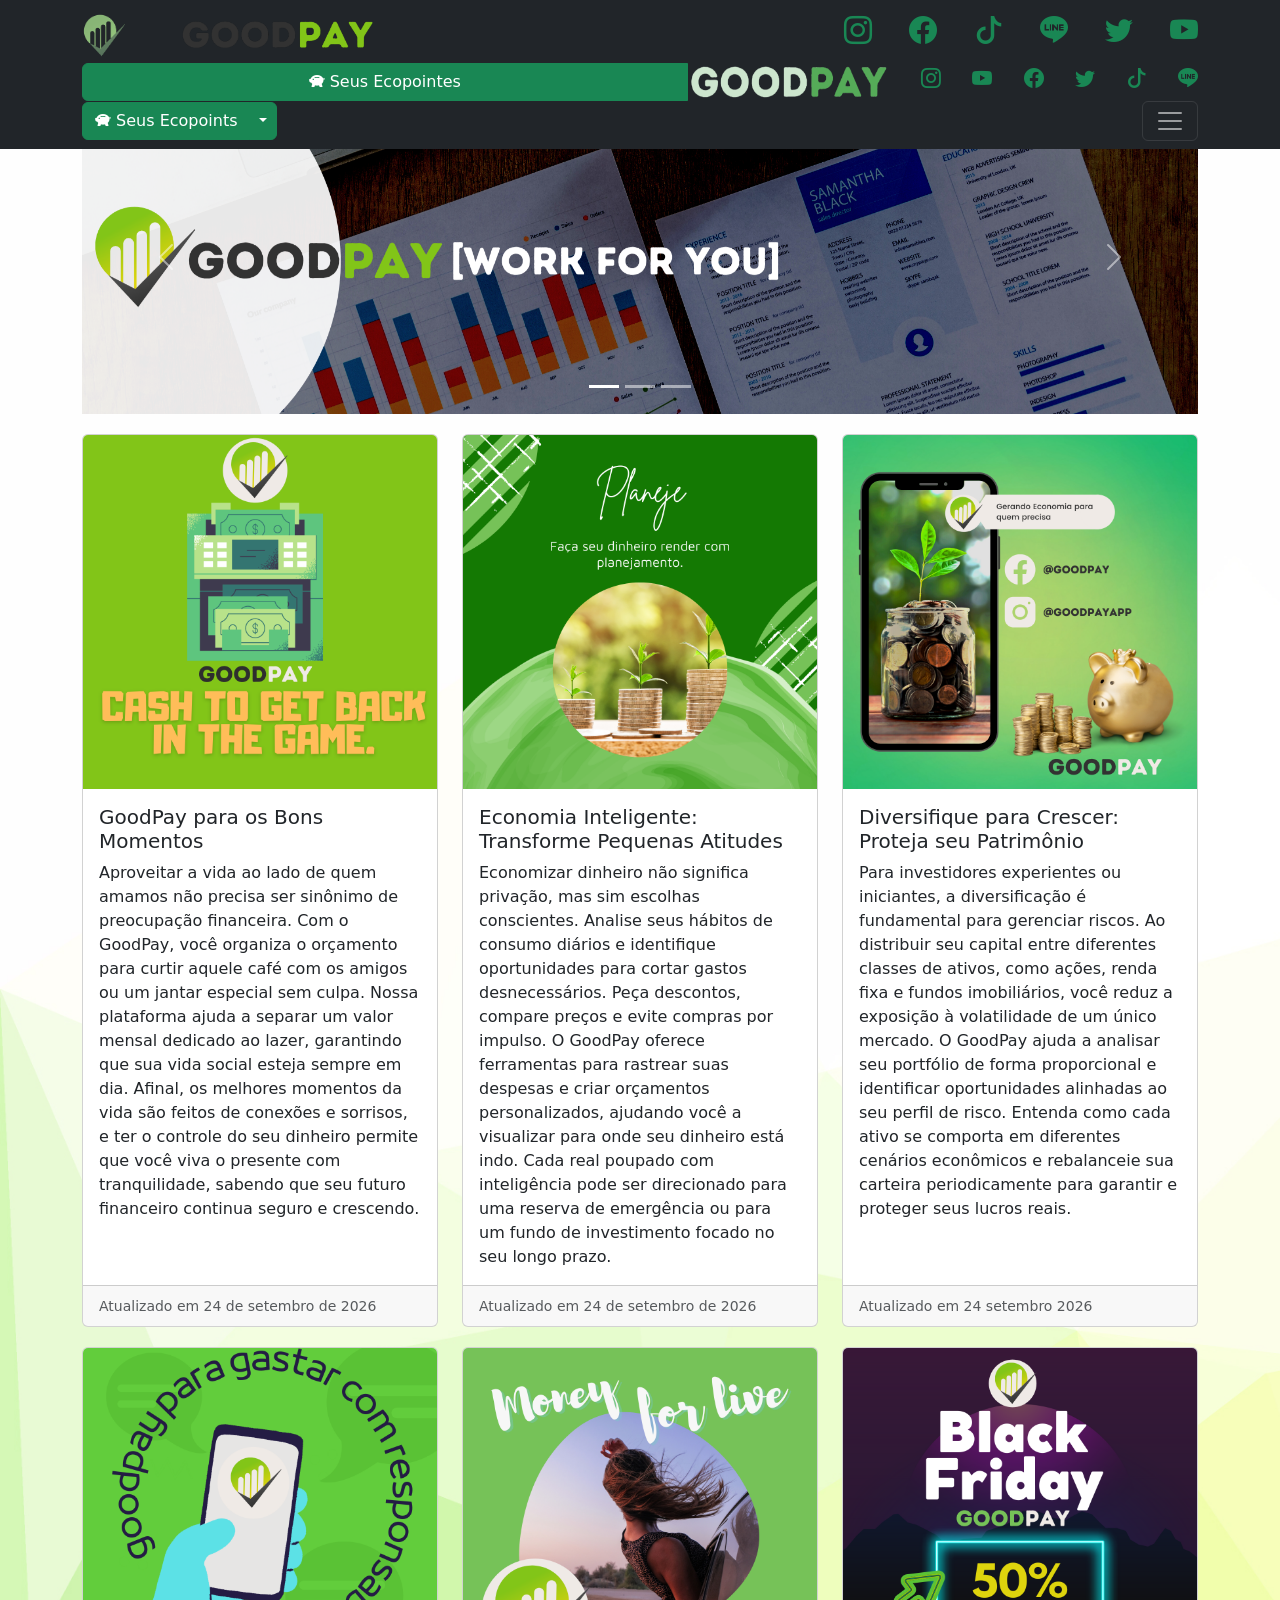
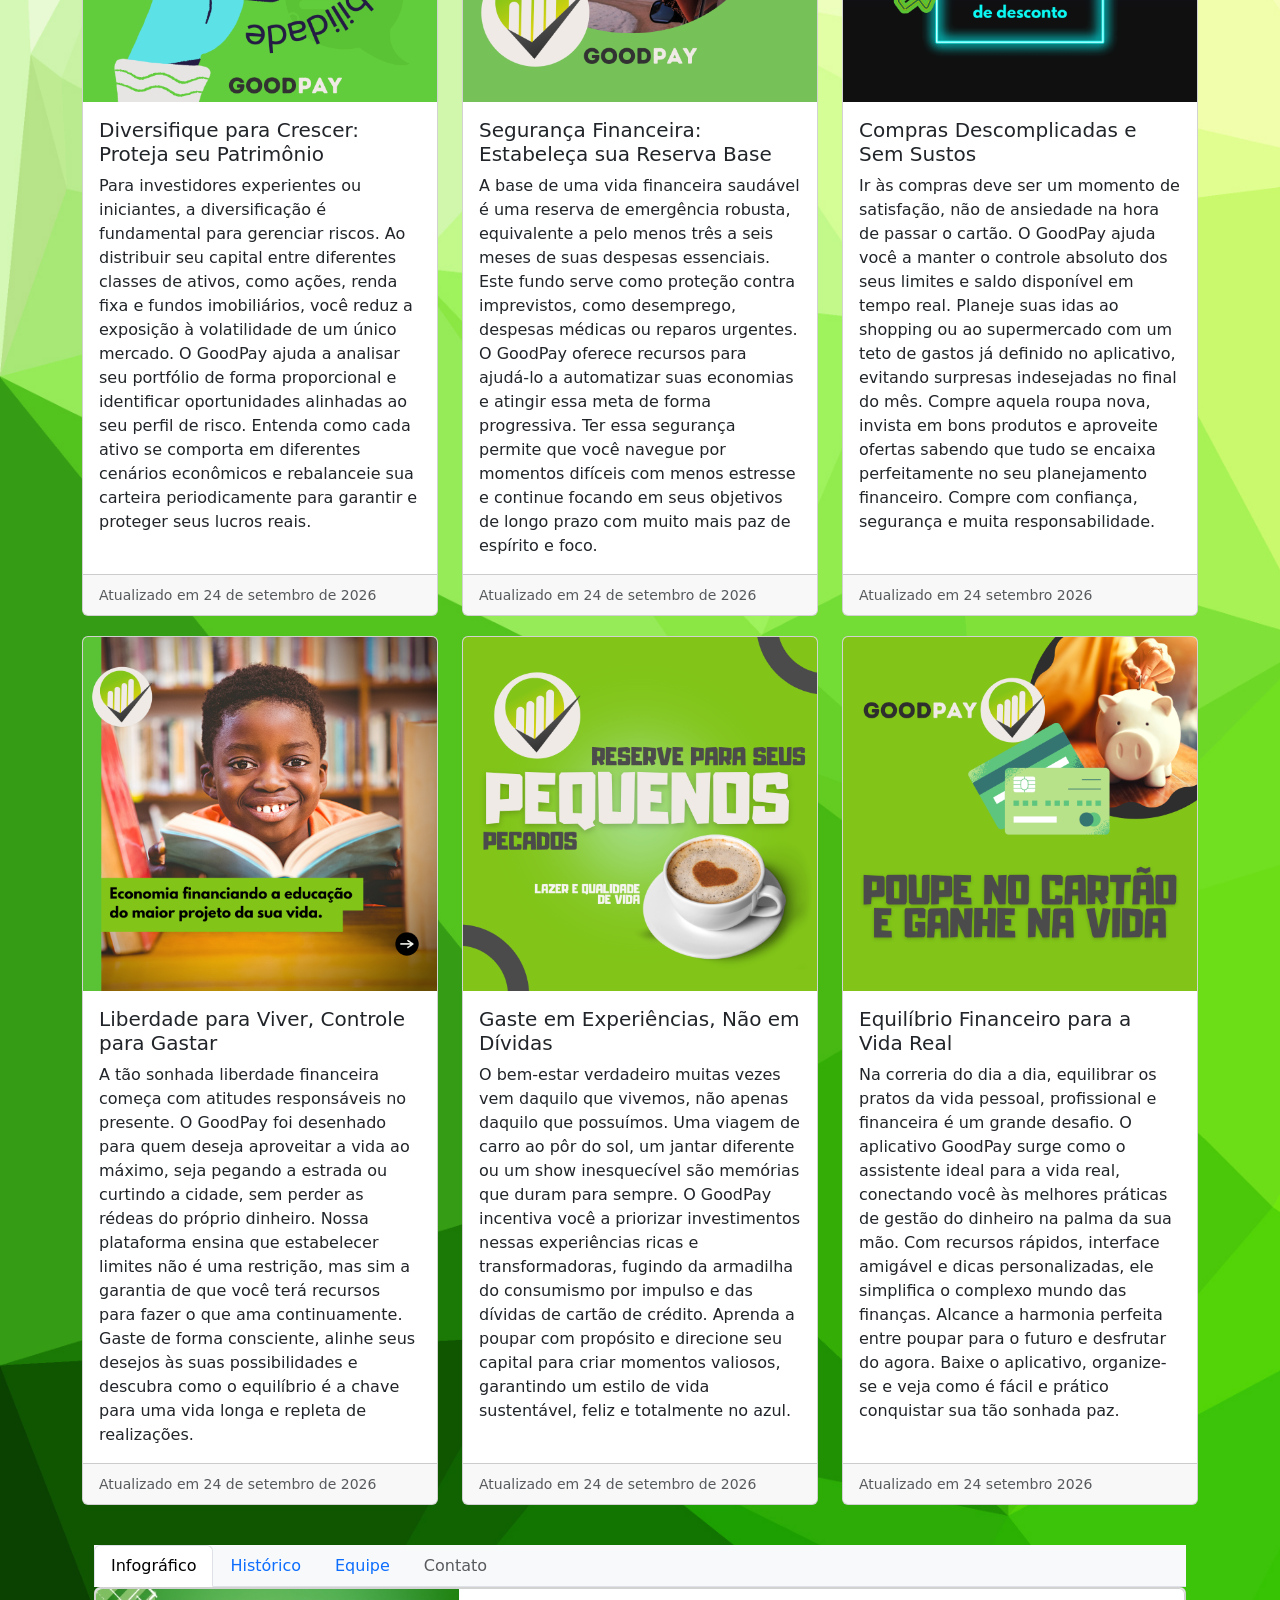
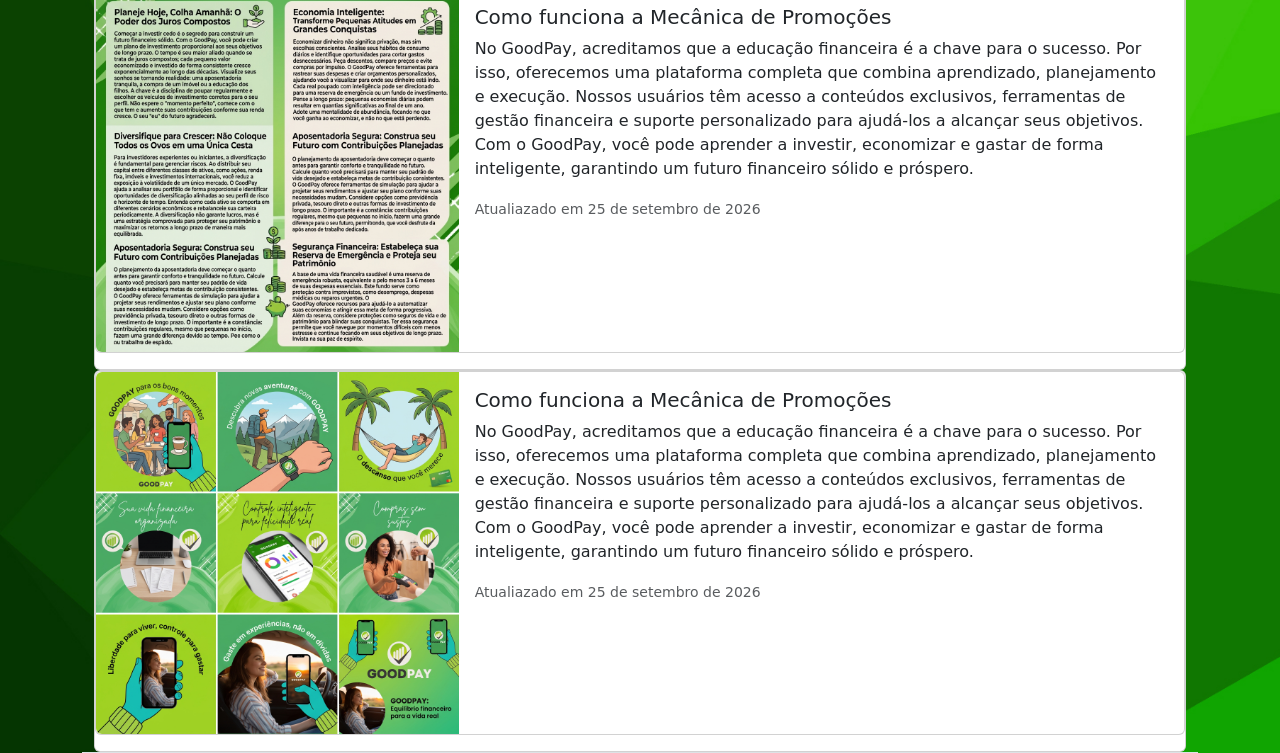
<file: public/index.html>
<!doctype html>
<html lang="en">

<head>
    <meta charset="utf-8">
    <meta name="viewport" content="width=device-width, initial-scale=1">
    <title>GoodPay</title>
    <link href="https://cdn.jsdelivr.net/npm/bootstrap@5.3.8/dist/css/bootstrap.min.css" rel="stylesheet"
        integrity="sha384-sRIl4kxILFvY47J16cr9ZwB07vP4J8+LH7qKQnuqkuIAvNWLzeN8tE5YBujZqJLB" crossorigin="anonymous">
    <link rel="stylesheet" href="https://cdn.jsdelivr.net/npm/bootstrap-icons@1.13.1/font/bootstrap-icons.min.css">
    <link rel="stylesheet" href="./bootstrap/styles_complements.css">
    <link rel="stylesheet" href="https://cdn.jsdelivr.net/npm/bootstrap-icons@1.13.1/font/bootstrap-icons.min.css">
    <link rel="stylesheet" href="./engine/index.js">
</head>

<body>
    <header>
        <section name="navbar-site">
            <nav class="navbar navbar-dark bg-danger fixed-top">

                <nav class="navbar navbar-dark bg-dark fixed-top">

                    <div class="container">
                        <a class="navbar-brand" href="#">
                            <img src="./assets/logo_claro.png" alt="Logo Marca" width="45px" height="45px">
                        </a>
                        <div class="img-fluid">


                            <img src="./assets/letreiro_escuro.png" alt="Letreiro" width="31%">
                        </div>
                        <div class="icon">
                            <h3>
                                <i class="bi bi-instagram text-success"></i>
                            </h3>
                        </div>
                        <div class="icon">
                            <h3>
                                <i class="bi bi-facebook text-success"></i>
                            </h3>
                        </div>
                        <div class="icon">
                            <h3>
                                <i class="bi bi-tiktok text-success"></i>
                            </h3>
                        </div>
                        <div class="icon">
                            <h3>
                                <i class="bi bi-line text-success"></i>
                            </h3>
                        </div>
                        <div class="icon">
                            <h3>
                                <i class="bi bi-twitter text-success"></i>
                            </h3>
                        </div>
                        <div class="icon">
                            <h3>
                                <i class="bi bi-youtube text-success"></i>
                            </h3>
                        </div>


                        <div class="btn-group">
                            <button type="button" class="btn btn-success"><i
                                    class="bi bi-piggy-bank-fill text-white"></i>
                                Seus Ecopointes</button>
                            <img src="../public/assets/letreiro_claro.png" alt="Letreiro" width="25%">
                        </div>
                        <div class="icon">
                            <h5><i class="bi bi-instagram text-success"></i></h5>
                        </div>
                        <div class="icon">
                            <h5><i class="bi bi-youtube text-success"></i></h5>
                        </div>
                        <div class="icon">
                            <h5><i class="bi bi-facebook text-success"></i></h5>
                        </div>
                        <div class="icon">
                            <h5><i class="bi bi-twitter text-success"></i></h5>
                        </div>
                        <div class="icon">
                            <h5><i class="bi bi-tiktok text-success"></i></h5>
                        </div>
                        <div class="icon">
                            <h5><i class="bi bi-line text-success"></i></h5>
                        </div>
                        <div class="btn-group">
                            <button type="button" class="btn btn-success">
                                <i class="bi bi-piggy-bank-fill text-white"></i> Seus Ecopoints
                            </button>
                            <button type="button" class="btn btn-success dropdown-toggle dropdown-toggle-split"
                                data-bs-toggle="dropdown" aria-expanded="false">
                                <span class="visually-hidden">Ecopoints</span>
                            </button>
                            <ul class="dropdown-menu">
                                <li><a class="dropdown-item" href="#">Conta</a></li>

                                <li><a class="dropdown-item" href="#">Historia de Ecopoints</a></li>


                                <li><a class="dropdown-item" href="#">Saldo e Extratos</a></li>
                                <li>
                                    <hr class="dropdown-divider">
                                </li>

                                <li><a class="dropdown-item" href="#">Sair da Conta</a></li>

                            </ul>
                        </div>
                        <button class="navbar-toggler" type="button" data-bs-toggle="offcanvas"
                            data-bs-target="#offcanvasNavbar" aria-controls="offcanvasNavbar"
                            aria-label="Toggle navigation">
                            <span class="navbar-toggler-icon"></span>
                        </button>
                        <div class="offcanvas offcanvas-end bg-dark" tabindex="-1" id="offcanvasNavbar"
                            aria-labelledby="offcanvasNavbarLabel">
                            <div class="offcanvas-header">

                                <img src="./assets/letreiro_claro.png" alt="Menu Titulo" width="100%">
                                <button type="button" class="btn-close" data-bs-dismiss="offcanvas"
                                    aria-label="Close"></button>
                            </div>
                            <div class="offcanvas-body bg-dark">
                                <div class="input-group mb-3">
                                    <span class="input-group-text" id="inputGroup-sizing-default">E-mail</span>
                                    <input type="text" class="form-control" aria-label="Sizing example input" aria-describedby="inputGroup-sizing-default" id="emailLogin">
                                  </div>
                                <div class="input-group mb-3">
                                    <span class="input-group-text" id="inputGroup-sizing-default">Password</span>
                                    <input type="text" class="form-control" aria-label="Sizing example input" aria-describedby="inputGroup-sizing-default" id="senhaLogin">
                                  </div>
                                <div class="d-grid gap-2">
                                    <button class="btn btn-success" type="button" onclick="intializeLogin()">Entrar</button>
                                    <button type="button" class="btn btn-outline-success">Cadastrar</button>
                                </div>
                            </div>
                        </div>
                    </div>
                    </div>
                    </div>

                </nav>
        </section>
    </header>
    <main>
        <section name="slide-show">
            <div class="container" style="margin-top: 100px;">
                <div id="carouselExampleIndicators" class="carousel slide">
                    <div class="carousel-indicators">
                        <button type="button" data-bs-target="#carouselExampleIndicators" data-bs-slide-to="0"
                            class="active" aria-current="true" aria-label="Slide 1"></button>
                        <button type="button" data-bs-target="#carouselExampleIndicators" data-bs-slide-to="1"
                            aria-label="Slide 2"></button>
                        <button type="button" data-bs-target="#carouselExampleIndicators" data-bs-slide-to="2"
                            aria-label="Slide 3"></button>
                    </div>
                    <div class="carousel-inner">
                        <div class="carousel-item active">
                            <img src="./assets/banner1.png" class="d-block w-100" alt="Promoções Banners 1">
                        </div>
                        <div class="carousel-item">
                            <img src="./assets/banner2.png" class="d-block w-100" alt="Promoções Banners 2">
                        </div>
                        <div class="carousel-item">
                            <img src="./assets/banner3.png" class="d-block w-100" alt="Promoções Banners 3">
                        </div>
                    </div>
                    <button class="carousel-control-prev" type="button" data-bs-target="#carouselExampleIndicators"
                        data-bs-slide="prev">
                        <span class="carousel-control-prev-icon" aria-hidden="true"></span>
                        <span class="visually-hidden">Anterior</span>
                    </button>
                    <button class="carousel-control-next" type="button" data-bs-target="#carouselExampleIndicators"
                        data-bs-slide="next">
                        <span class="carousel-control-next-icon" aria-hidden="true"></span>
                        <span class="visually-hidden">Próxi</span>
                    </button>
                </div>
            </div>
        </section>
        <section name="cards-produtos">
            <div class="container" style="margin-top: 20px;">
                <div class="row row-cols-1 row-cols-md-3 g-4">
                    <div class="col">
                        <div class="card h-100">
                            <img src="./assets/quadro1.png" class="card-img-top" alt="Promoção 1">
                            <div class="card-body">
                                <h5 class="card-title">GoodPay para os Bons Momentos</h5>
                                <p class="card-text">
                                    Aproveitar a vida ao lado de quem amamos não precisa ser sinônimo de preocupação
                                    financeira. Com o GoodPay, você organiza o orçamento para curtir aquele café com os
                                    amigos ou um jantar especial sem culpa. Nossa plataforma ajuda a separar um valor
                                    mensal dedicado ao lazer, garantindo que sua vida social esteja sempre em dia.
                                    Afinal, os melhores momentos da vida são feitos de conexões e sorrisos, e ter o
                                    controle do seu dinheiro permite que você viva o presente com tranquilidade, sabendo
                                    que seu futuro financeiro continua seguro e crescendo.
                                </p>
                            </div>
                            <div class="card-footer">
                                <small class="text-body-secondary">Atualizado em 24 de setembro de 2026</small>
                            </div>
                        </div>
                    </div>
                    <div class="col">
                        <div class="card h-100">
                            <img src="./assets/quadro2.png" class="card-img-top" alt="Promoção 2">
                            <div class="card-body">
                                <h5 class="card-title">Economia Inteligente: Transforme Pequenas Atitudes</h5>
                                <p class="card-text">
                                    Economizar dinheiro não significa privação, mas sim escolhas conscientes. Analise
                                    seus
                                    hábitos de consumo diários e identifique oportunidades para cortar gastos
                                    desnecessários. Peça descontos, compare preços e evite compras por impulso. O
                                    GoodPay
                                    oferece ferramentas para rastrear suas despesas e criar orçamentos personalizados,
                                    ajudando você a visualizar para onde seu dinheiro está indo. Cada real poupado com
                                    inteligência pode ser direcionado para uma reserva de emergência ou para um fundo de
                                    investimento focado no seu longo prazo.
                                </p>
                            </div>
                            <div class="card-footer">
                                <small class="text-body-secondary">Atualizado em 24 de setembro de 2026</small>
                            </div>
                        </div>
                    </div>
                    <div class="col">
                        <div class="card h-100">
                            <img src="./assets/quadro3.png" class="card-img-top" alt="Promoção 3">
                            <div class="card-body">
                                <h5 class="card-title">Diversifique para Crescer: Proteja seu Patrimônio</h5>
                                <p class="card-text">
                                    Para investidores experientes ou iniciantes, a diversificação é fundamental para
                                    gerenciar riscos. Ao distribuir seu capital entre diferentes classes de ativos, como
                                    ações, renda fixa e fundos imobiliários, você reduz a exposição à volatilidade de um
                                    único mercado. O GoodPay ajuda a analisar seu portfólio de forma proporcional e
                                    identificar oportunidades alinhadas ao seu perfil de risco. Entenda como cada ativo
                                    se
                                    comporta em diferentes cenários econômicos e rebalanceie sua carteira periodicamente
                                    para garantir e proteger seus lucros reais.
                                </p>
                            </div>
                            <div class="card-footer">
                                <small class="text-body-secondary">Atualizado em 24 setembro 2026</small>
                            </div>
                        </div>
                    </div>
                </div>
            </div>
            <div class="container" style="margin-top: 20px;">
                <div class="row row-cols-1 row-cols-md-3 g-4">
                    <div class="col">
                        <div class="card h-100">
                            <img src="./assets/quadro4.png" class="card-img-top" alt="Promoção 4">
                            <div class="card-body">
                                <h5 class="card-title">Diversifique para Crescer: Proteja seu Patrimônio</h5>
                                <p class="card-text">
                                    Para investidores experientes ou iniciantes, a diversificação é fundamental para
                                    gerenciar riscos. Ao distribuir seu capital entre diferentes classes de ativos, como
                                    ações, renda fixa e fundos imobiliários, você reduz a exposição à volatilidade de um
                                    único mercado. O GoodPay ajuda a analisar seu portfólio de forma proporcional e
                                    identificar oportunidades alinhadas ao seu perfil de risco. Entenda como cada ativo
                                    se comporta em diferentes cenários econômicos e rebalanceie sua carteira
                                    periodicamente para garantir e proteger seus lucros reais.
                                </p>
                            </div>
                            <div class="card-footer">
                                <small class="text-body-secondary">Atualizado em 24 de setembro de 2026</small>
                            </div>
                        </div>
                    </div>
                    <div class="col">
                        <div class="card h-100">
                            <img src="./assets/quadro5.png" class="card-img-top" alt="Promoção 2">
                            <div class="card-body">
                                <h5 class="card-title">Segurança Financeira: Estabeleça sua Reserva Base</h5>
                                <p class="card-text">
                                    A base de uma vida financeira saudável é uma reserva de emergência robusta,
                                    equivalente a pelo menos três a seis meses de suas despesas essenciais. Este fundo
                                    serve como proteção contra imprevistos, como desemprego, despesas médicas ou reparos
                                    urgentes. O GoodPay oferece recursos para ajudá-lo a automatizar suas economias e
                                    atingir essa meta de forma progressiva. Ter essa segurança permite que você navegue
                                    por momentos difíceis com menos estresse e continue focando em seus objetivos de
                                    longo prazo com muito mais paz de espírito e foco.
                                </p>
                            </div>
                            <div class="card-footer">
                                <small class="text-body-secondary">Atualizado em 24 de setembro de 2026</small>
                            </div>
                        </div>
                    </div>
                    <div class="col">
                        <div class="card h-100">
                            <img src="./assets/quadro6.png" class="card-img-top" alt="Promoção 3">
                            <div class="card-body">
                                <h5 class="card-title">Compras Descomplicadas e Sem Sustos</h5>
                                <p class="card-text">
                                    Ir às compras deve ser um momento de satisfação, não de ansiedade na hora de passar
                                    o cartão. O GoodPay ajuda você a manter o controle absoluto dos seus limites e saldo
                                    disponível em tempo real. Planeje suas idas ao shopping ou ao supermercado com um
                                    teto de gastos já definido no aplicativo, evitando surpresas indesejadas no final do
                                    mês. Compre aquela roupa nova, invista em bons produtos e aproveite ofertas sabendo
                                    que tudo se encaixa perfeitamente no seu planejamento financeiro. Compre com
                                    confiança, segurança e muita responsabilidade.
                                </p>
                            </div>
                            <div class="card-footer">
                                <small class="text-body-secondary">Atualizado em 24 setembro 2026</small>
                            </div>
                        </div>
                    </div>
                </div>
            </div>
            <div class="container" style="margin-top: 20px;">
                <div class="row row-cols-1 row-cols-md-3 g-4">
                    <div class="col">
                        <div class="card h-100">
                            <img src="./assets/quadro7.png" class="card-img-top" alt="Promoção 4">
                            <div class="card-body">
                                <h5 class="card-title">Liberdade para Viver, Controle para Gastar</h5>
                                <p class="card-text">
                                    A tão sonhada liberdade financeira começa com atitudes responsáveis no presente. O
                                    GoodPay foi desenhado para quem deseja aproveitar a vida ao máximo, seja pegando a
                                    estrada ou curtindo a cidade, sem perder as rédeas do próprio dinheiro. Nossa
                                    plataforma ensina que estabelecer limites não é uma restrição, mas sim a garantia de
                                    que você terá recursos para fazer o que ama continuamente. Gaste de forma
                                    consciente, alinhe seus desejos às suas possibilidades e descubra como o equilíbrio
                                    é a chave para uma vida longa e repleta de realizações.
                                </p>
                            </div>
                            <div class="card-footer">
                                <small class="text-body-secondary">Atualizado em 24 de setembro de 2026</small>
                            </div>
                        </div>
                    </div>
                    <div class="col">
                        <div class="card h-100">
                            <img src="./assets/quadro8.png" class="card-img-top" alt="Promoção 2">
                            <div class="card-body">
                                <h5 class="card-title">Gaste em Experiências, Não em Dívidas</h5>
                                <p class="card-text">
                                    O bem-estar verdadeiro muitas vezes vem daquilo que vivemos, não apenas daquilo que
                                    possuímos. Uma viagem de carro ao pôr do sol, um jantar diferente ou um show
                                    inesquecível são memórias que duram para sempre. O GoodPay incentiva você a
                                    priorizar investimentos nessas experiências ricas e transformadoras, fugindo da
                                    armadilha do consumismo por impulso e das dívidas de cartão de crédito. Aprenda a
                                    poupar com propósito e direcione seu capital para criar momentos valiosos,
                                    garantindo um estilo de vida sustentável, feliz e totalmente no azul.
                                </p>
                            </div>
                            <div class="card-footer">
                                <small class="text-body-secondary">Atualizado em 24 de setembro de 2026</small>
                            </div>
                        </div>
                    </div>
                    <div class="col">
                        <div class="card h-100">
                            <img src="./assets/quadro9.png" class="card-img-top" alt="Promoção 3">
                            <div class="card-body">
                                <h5 class="card-title">Equilíbrio Financeiro para a Vida Real</h5>
                                <p class="card-text">
                                    Na correria do dia a dia, equilibrar os pratos da vida pessoal, profissional e
                                    financeira é um grande desafio. O aplicativo GoodPay surge como o assistente ideal
                                    para a vida real, conectando você às melhores práticas de gestão do dinheiro na
                                    palma da sua mão. Com recursos rápidos, interface amigável e dicas personalizadas,
                                    ele simplifica o complexo mundo das finanças. Alcance a harmonia perfeita entre
                                    poupar para o futuro e desfrutar do agora. Baixe o aplicativo, organize-se e veja
                                    como é fácil e prático conquistar sua tão sonhada paz.
                                </p>
                            </div>
                            <div class="card-footer">
                                <small class="text-body-secondary">Atualizado em 24 setembro 2026</small>
                            </div>
                        </div>
                    </div>
                </div>
            </div>
        </section>

        <section name="info-graficos">
            <div class="container " style="margin-top: 20px;">
                <ul class="nav nav-tabs">

                    <section name="card-sobrenos">
                        <div class="container bg-teal-100" style="margin-top:20px;">
                            <ul class="nav nav-tabs bg-light">

                                <li class="nav-item">
                                    <a class="nav-link active" aria-current="page" href="#infografico">Infográfico</a>
                                </li>
                                <li class="nav-item">
                                    <a class="nav-link" href="#historico">Histórico</a>
                                </li>
                                <li class="nav-item">
                                    <a class="nav-link" href="#">Equipe</a>
                                </li>
                                <li class="nav-item">
                                    <a class="nav-link disabled" aria-disabled="true">Contato</a>
                                </li>
                            </ul>
                            <div class="card" style="width: 100%;" id="infografico">
                                <div class="card mb-3" style="max-width: 100%;">
                                    <div class="row g-0">
                                        <div class="col-md-4">
                                            <img src="./assets/infografico.png" class="img-fluid rounded-start"
                                                alt="Mecanica de Promoções" width="100%">
                                        </div>
                                        <div class="col-md-8">
                                            <div class="card-body">
                                                <h5 class="card-title">Como funciona a Mecânica de Promoções</h5>
                                                <p class="card-text">
                                                    No GoodPay, acreditamos que a educação financeira é a chave para o
                                                    sucesso. Por
                                                    isso, oferecemos uma plataforma completa que combina aprendizado,
                                                    planejamento e
                                                    execução. Nossos usuários têm acesso a conteúdos exclusivos,
                                                    ferramentas de
                                                    gestão financeira e suporte personalizado para ajudá-los a alcançar
                                                    seus
                                                    objetivos. Com o GoodPay, você pode aprender a investir, economizar
                                                    e gastar de
                                                    forma inteligente, garantindo um futuro financeiro sólido e
                                                    próspero.
                                                </p>
                                                <p class="card-text"><small class="text-body-secondary">Atualiazado em
                                                        25 de
                                                        setembro de 2026</small></p>
                                            </div>
                                        </div>
                                    </div>
                                </div>
                            </div>
                            <div class="card" style="width: 100%;" id="historico">
                                <div class="card mb-3" style="max-width: 100%;">
                                    <div class="row g-0">
                                        <div class="col-md-4">
                                            <img src="./assets/campanhas.jpeg" class="img-fluid rounded-start"
                                                alt="Mecanica de Promoções" width="100%">
                                        </div>
                                        <div class="col-md-8">
                                            <div class="card-body">
                                                <h5 class="card-title">Como funciona a Mecânica de Promoções</h5>
                                                <p class="card-text">
                                                    No GoodPay, acreditamos que a educação financeira é a chave para o
                                                    sucesso. Por
                                                    isso, oferecemos uma plataforma completa que combina aprendizado,
                                                    planejamento e
                                                    execução. Nossos usuários têm acesso a conteúdos exclusivos,
                                                    ferramentas de
                                                    gestão financeira e suporte personalizado para ajudá-los a alcançar
                                                    seus
                                                    objetivos. Com o GoodPay, você pode aprender a investir, economizar
                                                    e gastar de
                                                    forma inteligente, garantindo um futuro financeiro sólido e
                                                    próspero.
                                                </p>
                                                <p class="card-text"><small class="text-body-secondary">Atualiazado em
                                                        25 de
                                                        setembro de 2026</small></p>
                                            </div>
                                        </div>
                                    </div>
                                </div>
                            </div>
                        </div>
                    </section>
    </main>
    <footer>
        <script src = "./engine/index.js"></script>
        <script src="https://cdn.jsdelivr.net/npm/@popperjs/core@2.11.8/dist/umd/popper.min.js"
            integrity="sha384-I7E8VVD/ismYTF4hNIPjVp/Zjvgyol6VFvRkX/vR+Vc4jQkC+hVqc2pM8ODewa9r"
            crossorigin="anonymous"></script>
        <script src="https://cdn.jsdelivr.net/npm/bootstrap@5.3.8/dist/js/bootstrap.min.js"
            integrity="sha384-G/EV+4j2dNv+tEPo3++6LCgdCROaejBqfUeNjuKAiuXbjrxilcCdDz6ZAVfHWe1Y"
            crossorigin="anonymous"></script>

    </footer>

</body>

</html>
</file>
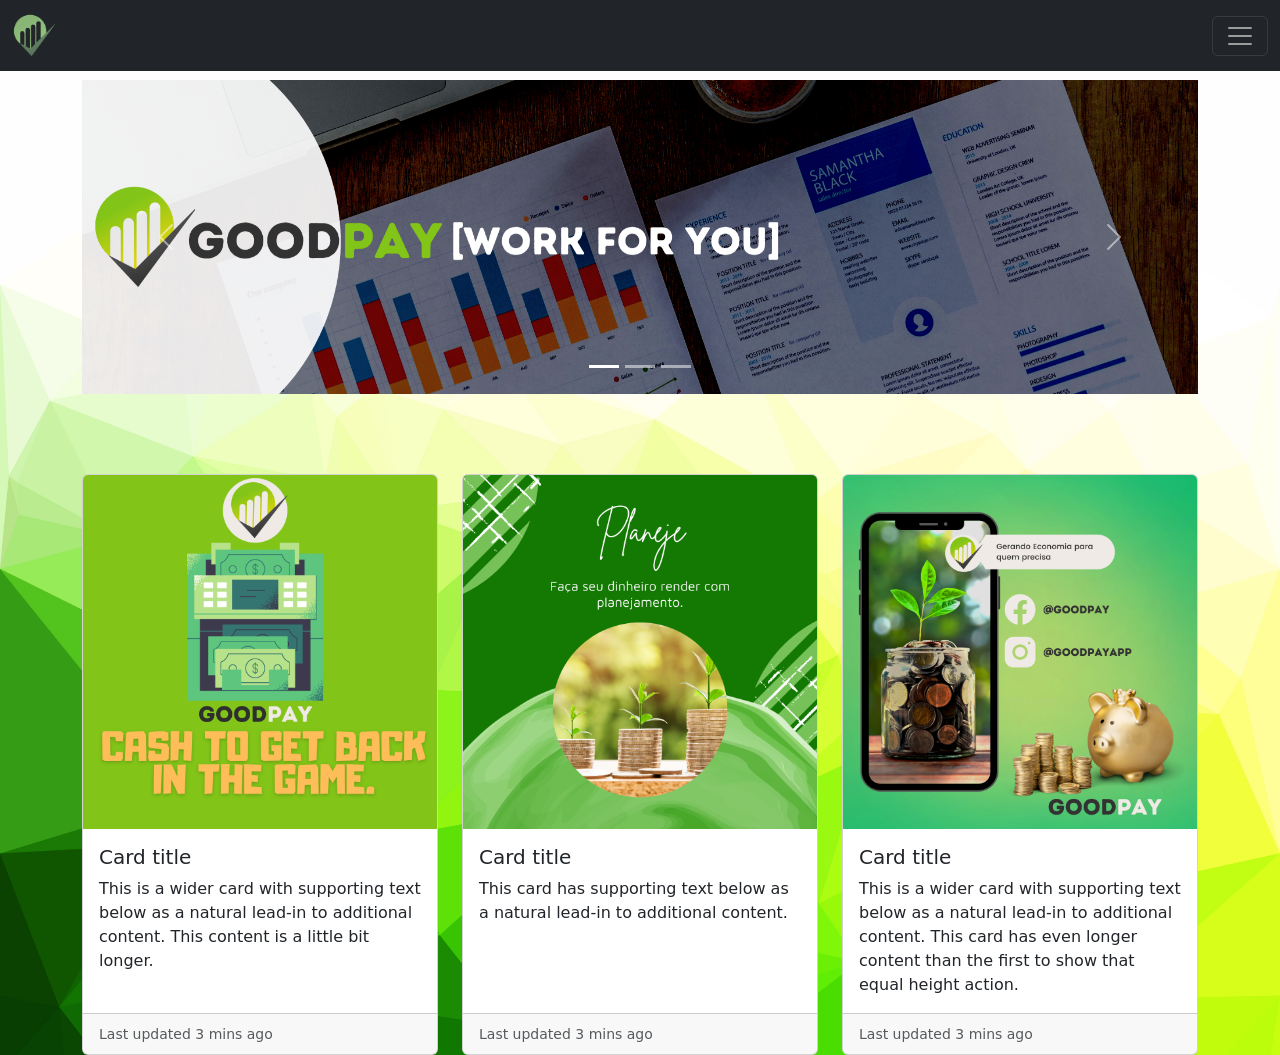
<file: public/engine/index.html>
<!doctype html>
<html lang="en">

<head>
    <meta charset="utf-8">
    <meta name="viewport" content="width=device-width, initial-scale=1">
    <title>GoodPay</title>
    <link href="https://cdn.jsdelivr.net/npm/bootstrap@5.3.8/dist/css/bootstrap.min.css" rel="stylesheet"
        integrity="sha384-sRIl4kxILFvY47J16cr9ZwB07vP4J8+LH7qKQnuqkuIAvNWLzeN8tE5YBujZqJLB" crossorigin="anonymous">
    <link rel="stylesheet" href="../bootstrap/styles_complements.css">
</head>

<body>
    <header>
        <section name="navbar-site">
            <nav class="navbar navbar-dark bg-dark fixed-top">
                <div class="container-fluid">
                    <a class="navbar-brand" href="#">
                        <img src="../assets/logo_claro.png" alt="Logo Marca" width="45px" height="45px">
                    </a>
                    <button class="navbar-toggler" type="button" data-bs-toggle="offcanvas"
                        data-bs-target="#offcanvasNavbar" aria-controls="offcanvasNavbar"
                        aria-label="Toggle navigation">
                        <span class="navbar-toggler-icon"></span>
                    </button>
                    <div class="offcanvas offcanvas-end bg-primary" tabindex="-1" id="offcanvasNavbar"
                        aria-labelledby="offcanvasNavbarLabel">
                        <div class="offcanvas-header">
                            <img src="../assets/letreiro_claro.png" alt="letreiro-digital" width="100%">
                            <hr>
                            <button type="button" class="btn-close" data-bs-dismiss="offcanvas"
                                aria-label="Close"></button>
                        </div>
                        <div class="offcanvas-body bg-danger">
                            <ul class="navbar-nav justify-content-end flex-grow-1 pe-3">
                                <li class="nav-item">
                                    <a class="nav-link active" aria-current="page" href="#">Home</a>
                                </li>
                                <li class="nav-item">
                                    <a class="nav-link" href="#">Plataforma</a>
                                </li>
                                <li class="nav-item dropdown">
                                    <a class="nav-link dropdown-toggle" href="#" role="button" data-bs-toggle="dropdown"
                                        aria-expanded="false">
                                        Sua conta
                                    </a>
                                    <ul class="dropdown-menu">
                                        <li><a class="dropdown-item" href="#">Promoções</a></li>
                                        <li><a class="dropdown-item" href="#">Cashback</a></li>
                                        <li>
                                            <hr class="dropdown-divider">
                                        </li>
                                        <li><a class="dropdown-item" href="#">Parceiros</a></li>
                                    </ul>
                                </li>
                            </ul>
                            <form class="d-flex mt-3" role="search">
                                <input class="form-control me-2" type="search" placeholder="Search"
                                    aria-label="Search" />
                                <button class="btn btn-outline-success" type="submit">Busca</button>
                            </form>
                        </div>
                    </div>
                </div>
            </nav>
        </section>
    </header>
    <main>
        <section name="slide-show">
            <div class="container" style="margin-top: 80px;">
                <div id="carouselExampleIndicators" class="carousel slide">
                    <div class="carousel-indicators">
                        <button type="button" data-bs-target="#carouselExampleIndicators" data-bs-slide-to="0"
                            class="active" aria-current="true" aria-label="Slide 1"></button>
                        <button type="button" data-bs-target="#carouselExampleIndicators" data-bs-slide-to="1"
                            aria-label="Slide 2"></button>
                        <button type="button" data-bs-target="#carouselExampleIndicators" data-bs-slide-to="2"
                            aria-label="Slide 3"></button>
                    </div>
                    <div class="carousel-inner">
                        <div class="carousel-item active">
                            <img src="../assets/banner_1.png" class="d-block w-100" alt="Promoções Banners 1">
                        </div>
                        <div class="carousel-item">
                            <img src="../assets/banner_2.png" class="d-block w-100" alt="Promoções Banners 2">
                        </div>
                        <div class="carousel-item">
                            <img src="../assets/banner_3.png" class="d-block w-100" alt="Promoções Banners 3">
                        </div>
                    </div>
                    <button class="carousel-control-prev" type="button" data-bs-target="#carouselExampleIndicators"
                        data-bs-slide="prev">
                        <span class="carousel-control-prev-icon" aria-hidden="true"></span>
                        <span class="visually-hidden">Anterior</span>
                    </button>
                    <button class="carousel-control-next" type="button" data-bs-target="#carouselExampleIndicators"
                        data-bs-slide="next">
                        <span class="carousel-control-next-icon" aria-hidden="true"></span>
                        <span class="visually-hidden">Proximo</span>
                    </button>
                </div>
            </div>

        </section>
        <section name="cards-produtos">
            <div class="container" style="margin-top: 80px;">
                <div class="row row-cols-1 row-cols-md-3 g-4">
                    <div class="col">
                        <div class="card h-100">
                            <img src="../assets/quadro_1.png" class="card-img-top" alt="...">
                            <div class="card-body">
                                <h5 class="card-title">Card title</h5>
                                <p class="card-text">This is a wider card with supporting text below as a natural lead-in to
                                    additional content. This content is a little bit longer.</p>
                            </div>
                            <div class="card-footer">
                                <small class="text-body-secondary">Last updated 3 mins ago</small>
                            </div>
                        </div>
                    </div>
                    <div class="col">
                        <div class="card h-100">
                            <img src="../assets/quadro_2.png" class="card-img-top" alt="...">
                            <div class="card-body">
                                <h5 class="card-title">Card title</h5>
                                <p class="card-text">This card has supporting text below as a natural lead-in to additional
                                    content.</p>
                            </div>
                            <div class="card-footer">
                                <small class="text-body-secondary">Last updated 3 mins ago</small>
                            </div>
                        </div>
                    </div>
                    <div class="col">
                        <div class="card h-100">
                            <img src="../assets/quadro_3.png" class="card-img-top" alt="...">
                            <div class="card-body">
                                <h5 class="card-title">Card title</h5>
                                <p class="card-text">This is a wider card with supporting text below as a natural lead-in to
                                    additional content. This card has even longer content than the first to show that equal
                                    height action.</p>
                            </div>
                            <div class="card-footer">
                                <small class="text-body-secondary">Last updated 3 mins ago</small>
                            </div>
                        </div>
                    </div>
                </div>              </div>
                
        </section>
    </main>
    <footer>
        <script src="https://cdn.jsdelivr.net/npm/@popperjs/core@2.11.8/dist/umd/popper.min.js"
            integrity="sha384-I7E8VVD/ismYTF4hNIPjVp/Zjvgyol6VFvRkX/vR+Vc4jQkC+hVqc2pM8ODewa9r"
            crossorigin="anonymous"></script>
        <script src="https://cdn.jsdelivr.net/npm/bootstrap@5.3.8/dist/js/bootstrap.min.js"
            integrity="sha384-G/EV+4j2dNv+tEPo3++6LCgdCROaejBqfUeNjuKAiuXbjrxilcCdDz6ZAVfHWe1Y"
            crossorigin="anonymous"></script>
    </footer>



</body>

</html>
</file>
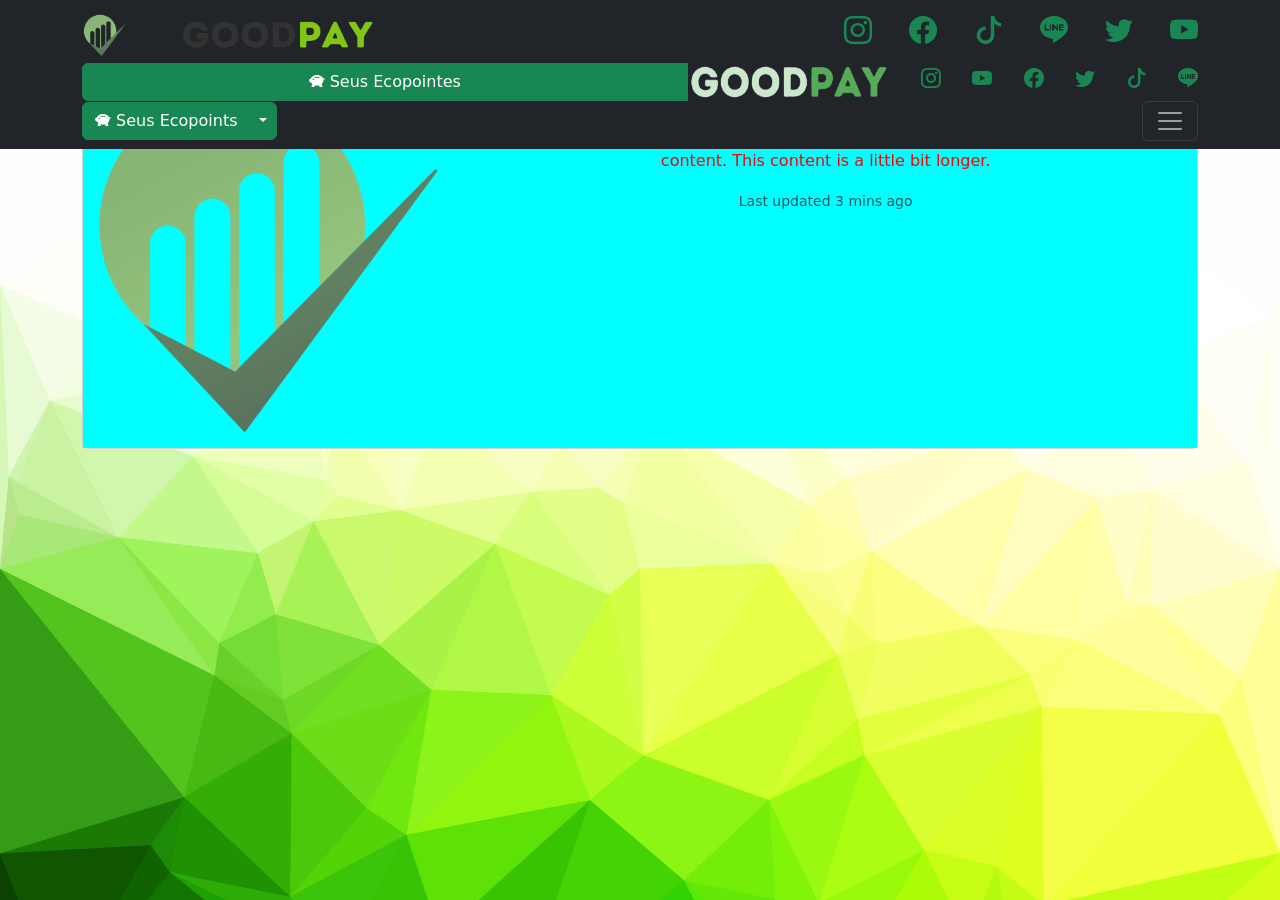
<file: public/dashboard.html>
<!doctype html>
<html lang="en">

<head>
    <meta charset="utf-8">
    <meta name="viewport" content="width=device-width, initial-scale=1">
    <title>GoodPay</title>
    <link href="https://cdn.jsdelivr.net/npm/bootstrap@5.3.8/dist/css/bootstrap.min.css" rel="stylesheet"
        integrity="sha384-sRIl4kxILFvY47J16cr9ZwB07vP4J8+LH7qKQnuqkuIAvNWLzeN8tE5YBujZqJLB" crossorigin="anonymous">
    <link rel="stylesheet" href="https://cdn.jsdelivr.net/npm/bootstrap-icons@1.13.1/font/bootstrap-icons.min.css">
    <link rel="stylesheet" href="./bootstrap/styles_complements.css">
    <link rel="stylesheet" href="https://cdn.jsdelivr.net/npm/bootstrap-icons@1.13.1/font/bootstrap-icons.min.css">
    <link rel="stylesheet" href="./engine/index.js">
</head>

<body>
    <header>
        <section name="navbar-site">
            <nav class="navbar navbar-dark bg-danger fixed-top">

                <nav class="navbar navbar-dark bg-dark fixed-top">

                    <div class="container">
                        <a class="navbar-brand" href="#">
                            <img src="./assets/logo_claro.png" alt="Logo Marca" width="45px" height="45px">
                        </a>
                        <div class="img-fluid">


                            <img src="./assets/letreiro_escuro.png" alt="Letreiro" width="31%">
                        </div>
                        <div class="icon">
                            <h3>
                                <i class="bi bi-instagram text-success"></i>
                            </h3>
                        </div>
                        <div class="icon">
                            <h3>
                                <i class="bi bi-facebook text-success"></i>
                            </h3>
                        </div>
                        <div class="icon">
                            <h3>
                                <i class="bi bi-tiktok text-success"></i>
                            </h3>
                        </div>
                        <div class="icon">
                            <h3>
                                <i class="bi bi-line text-success"></i>
                            </h3>
                        </div>
                        <div class="icon">
                            <h3>
                                <i class="bi bi-twitter text-success"></i>
                            </h3>
                        </div>
                        <div class="icon">
                            <h3>
                                <i class="bi bi-youtube text-success"></i>
                            </h3>
                        </div>


                        <div class="btn-group">
                            <button type="button" class="btn btn-success"><i
                                    class="bi bi-piggy-bank-fill text-white"></i>
                                Seus Ecopointes</button>
                            <img src="../public/assets/letreiro_claro.png" alt="Letreiro" width="25%">
                        </div>
                        <div class="icon">
                            <h5><i class="bi bi-instagram text-success"></i></h5>
                        </div>
                        <div class="icon">
                            <h5><i class="bi bi-youtube text-success"></i></h5>
                        </div>
                        <div class="icon">
                            <h5><i class="bi bi-facebook text-success"></i></h5>
                        </div>
                        <div class="icon">
                            <h5><i class="bi bi-twitter text-success"></i></h5>
                        </div>
                        <div class="icon">
                            <h5><i class="bi bi-tiktok text-success"></i></h5>
                        </div>
                        <div class="icon">
                            <h5><i class="bi bi-line text-success"></i></h5>
                        </div>
                        <div class="btn-group">
                            <button type="button" class="btn btn-success">
                                <i class="bi bi-piggy-bank-fill text-white"></i> Seus Ecopoints
                            </button>
                            <button type="button" class="btn btn-success dropdown-toggle dropdown-toggle-split"
                                data-bs-toggle="dropdown" aria-expanded="false">
                                <span class="visually-hidden">Ecopoints</span>
                            </button>
                            <ul class="dropdown-menu">
                                <li><a class="dropdown-item" href="#">Conta</a></li>

                                <li><a class="dropdown-item" href="#">Historia de Ecopoints</a></li>


                                <li><a class="dropdown-item" href="#">Saldo e Extratos</a></li>
                                <li>
                                    <hr class="dropdown-divider">
                                </li>

                                <li><a class="dropdown-item" href="#">Sair da Conta</a></li>

                            </ul>
                        </div>
                        <button class="navbar-toggler" type="button" data-bs-toggle="offcanvas"
                            data-bs-target="#offcanvasNavbar" aria-controls="offcanvasNavbar"
                            aria-label="Toggle navigation">
                            <span class="navbar-toggler-icon"></span>
                        </button>
                        <div class="offcanvas offcanvas-end bg-dark" tabindex="-1" id="offcanvasNavbar"
                            aria-labelledby="offcanvasNavbarLabel">
                            <div class="offcanvas-header">

                                <img src="./assets/letreiro_claro.png" alt="Menu Titulo" width="100%">
                                <button type="button" class="btn-close" data-bs-dismiss="offcanvas"
                                    aria-label="Close"></button>
                            </div>
                            <div class="offcanvas-body bg-dark">
                                <div class="input-group bg">
                                    <span class="input-group-text" id="inputGroup-sizing-default">E-mail</span>
                                    <input type="email" class="form-control" aria-label="Sizing example input"
                                        aria-describedby="inputGroup-sizing-default" id="emailLogin">
                                </div>
                                <br>
                                <div class="input-group">
                                    <span class="input-group-text" id="inputGroup-sizing-default">Password</span>
                                    <input type="password" class="form-control" aria-label="Sizing example input"
                                        aria-describedby="inputGroup-sizing-default" id="senhaLogin">
                                </div>
                                <br>
                                <div class="d-grid gap-2">
                                    <button class="btn btn-success" type="button"
                                        onclick="intializeLogin()">Entrar</button>
                                    <button type="button" class="btn btn-outline-success">Cadastrar</button>
                                </div>
                            </div>
                        </div>
                    </div>
                    </div>
                    </div>

                </nav>
        </section>
    </header>
    <main>
        <section name="area-assinante" style="margin-top: 5.9%;text-align:center;">
            <div class="container">
                            <div class="card mb-3" style="max-width: 100%;">
                <div class="row g-0" style="background-color: aqua; color: red;">
                    <div class="col-md-4">
                        <img src="./assets/logo_claro.png" class="img-fluid rounded-start" alt="...">
                    </div>
                    <div class="col-md-8">
                        <div class="card-body">
                            <h5 class="card-title">Card title</h5>
                            <p class="card-text">This is a wider card with supporting text below as a natural lead-in to
                                additional content. This content is a little bit longer.</p>
                            <p class="card-text"><small class="text-body-secondary">Last updated 3 mins ago</small></p>
                        </div>
                    </div>
                </div>
            </div>
            </div>

        </section>
    </main>
    <footer>
        <script src="./engine/index.js"></script>
        <script src="https://cdn.jsdelivr.net/npm/@popperjs/core@2.11.8/dist/umd/popper.min.js"
            integrity="sha384-I7E8VVD/ismYTF4hNIPjVp/Zjvgyol6VFvRkX/vR+Vc4jQkC+hVqc2pM8ODewa9r"
            crossorigin="anonymous"></script>
        <script src="https://cdn.jsdelivr.net/npm/bootstrap@5.3.8/dist/js/bootstrap.min.js"
            integrity="sha384-G/EV+4j2dNv+tEPo3++6LCgdCROaejBqfUeNjuKAiuXbjrxilcCdDz6ZAVfHWe1Y"
            crossorigin="anonymous"></script>

    </footer>

</body>

</html>
</file>
<file: public/bootstrap/styles_complements.css>
@import url("https://cdn.jsdelivr.net/npm/bootstrap-icons@1.13.1/font/bootstrap-icons.min.css");

body{
    background-image: url(../assets/fundo_gp_1.jpg);
    background-size: cover;
}
</file>
